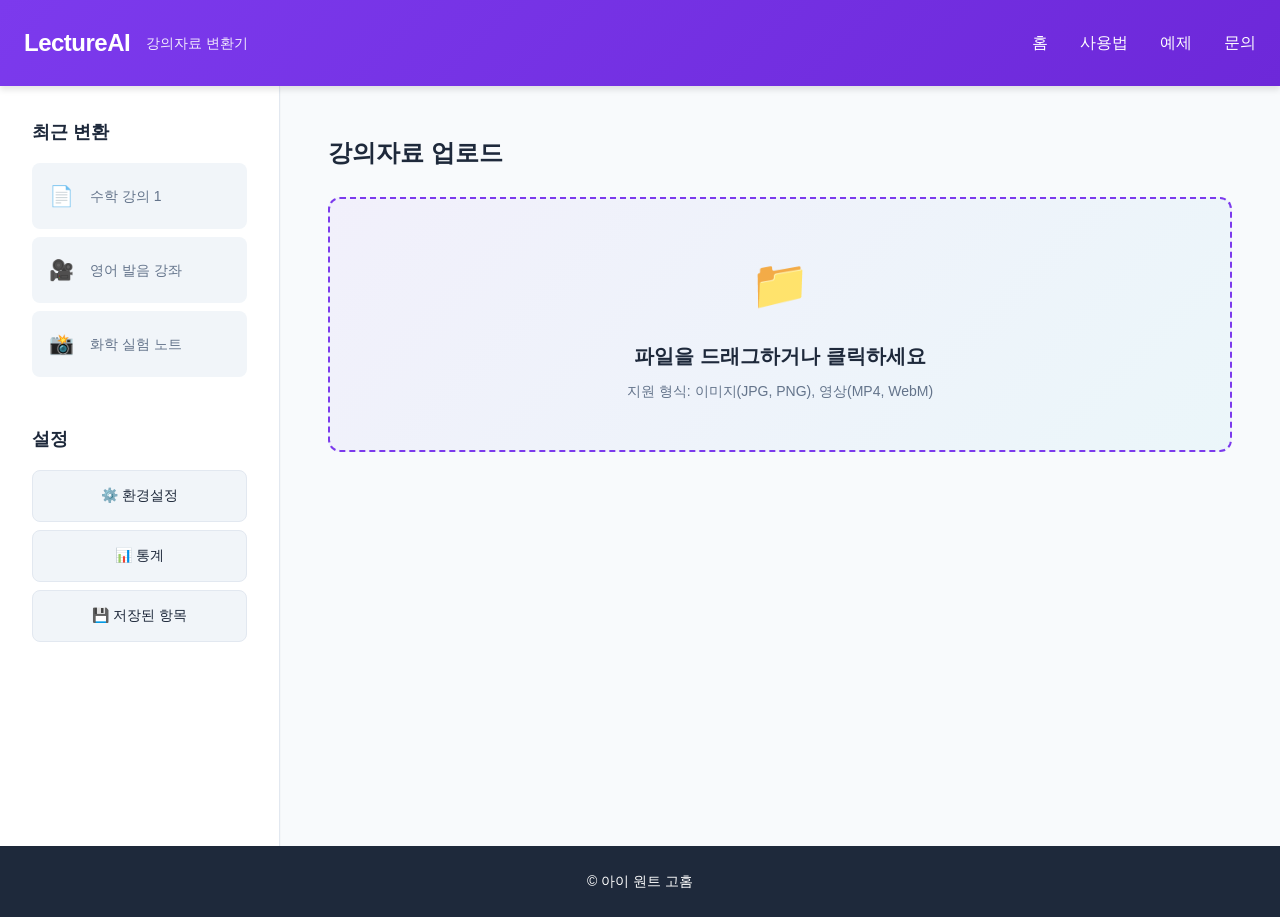
<file: index.html>
<!DOCTYPE html>
<html lang="ko">
<head>
    <meta charset="UTF-8">
    <meta name="viewport" content="width=device-width, initial-scale=1.0">
    <title>LectureAI - 강의자료 변환기</title>
    <link rel="stylesheet" href="css/style.css">
</head>
<body>
    <header class="header">
        <div class="header-container">
            <div class="logo">
                <h1>LectureAI</h1>
                <p class="tagline">강의자료 변환기</p>
            </div>
            <nav class="nav">
                <a href="#" class="nav-link">홈</a>
                <a href="#" class="nav-link">사용법</a>
                <a href="#" class="nav-link">예제</a>
                <a href="#" class="nav-link">문의</a>
            </nav>
        </div>
    </header>

    <main class="main-container">
        <aside class="sidebar">
            <div class="sidebar-section">
                <h3>최근 변환</h3>
                <div class="recent-list">
                    <div class="recent-item">
                        <span class="file-icon">📄</span>
                        <span class="file-name">수학 강의 1</span>
                    </div>
                    <div class="recent-item">
                        <span class="file-icon">🎥</span>
                        <span class="file-name">영어 발음 강좌</span>
                    </div>
                    <div class="recent-item">
                        <span class="file-icon">📸</span>
                        <span class="file-name">화학 실험 노트</span>
                    </div>
                </div>
            </div>

            <div class="sidebar-section">
                <h3>설정</h3>
                <div class="settings-list">
                    <button class="settings-btn">⚙️ 환경설정</button>
                    <button class="settings-btn">📊 통계</button>
                    <button class="settings-btn">💾 저장된 항목</button>
                </div>
            </div>
        </aside>

        <section class="content">
            <div class="upload-section">
                <h2>강의자료 업로드</h2>
                <div class="upload-area">
                    <div class="upload-icon">📁</div>
                    <h3>파일을 드래그하거나 클릭하세요</h3>
                    <p>지원 형식: 이미지(JPG, PNG), 영상(MP4, WebM)</p>
                </div>
            </div>

            <div class="processing-section" style="display: none;">
                <h2>처리 중...</h2>
                <div class="progress-bar">
                    <div class="progress-fill"></div>
                </div>
                <p class="progress-text">파일 분석 중: 0%</p>
            </div>

            <div class="result-section" style="display: none;">
                <div class="result-header">
                    <h2>변환 결과</h2>
                    <div class="result-actions">
                        <button class="btn btn-secondary">📋 복사</button>
                        <button class="btn btn-secondary">⬇️ 다운로드</button>
                        <button class="btn btn-secondary">🔄 새로 변환</button>
                    </div>
                </div>

                <div class="result-content">
                    <div class="result-tabs">
                        <button class="tab-btn active">📝 텍스트</button>
                        <button class="tab-btn">📋 요약</button>
                        <button class="tab-btn">🏷️ 키워드</button>
                    </div>

                    <div class="tab-content active">
                        <div class="text-output">
                            <p>변환된 텍스트가 여기 표시됩니다.</p>
                        </div>
                    </div>

                    <div class="tab-content" style="display: none;">
                        <div class="summary-output">
                            <p>요약이 여기 표시됩니다.</p>
                        </div>
                    </div>

                    <div class="tab-content" style="display: none;">
                        <div class="keywords-output">
                            <span class="keyword-badge">키워드 1</span>
                            <span class="keyword-badge">키워드 2</span>
                        </div>
                    </div>
                </div>
            </div>
        </section>
    </main>

    <footer class="footer">
        <p>&copy; 아이 원트 고홈</p>
    </footer>
</body>
</html>
</file>
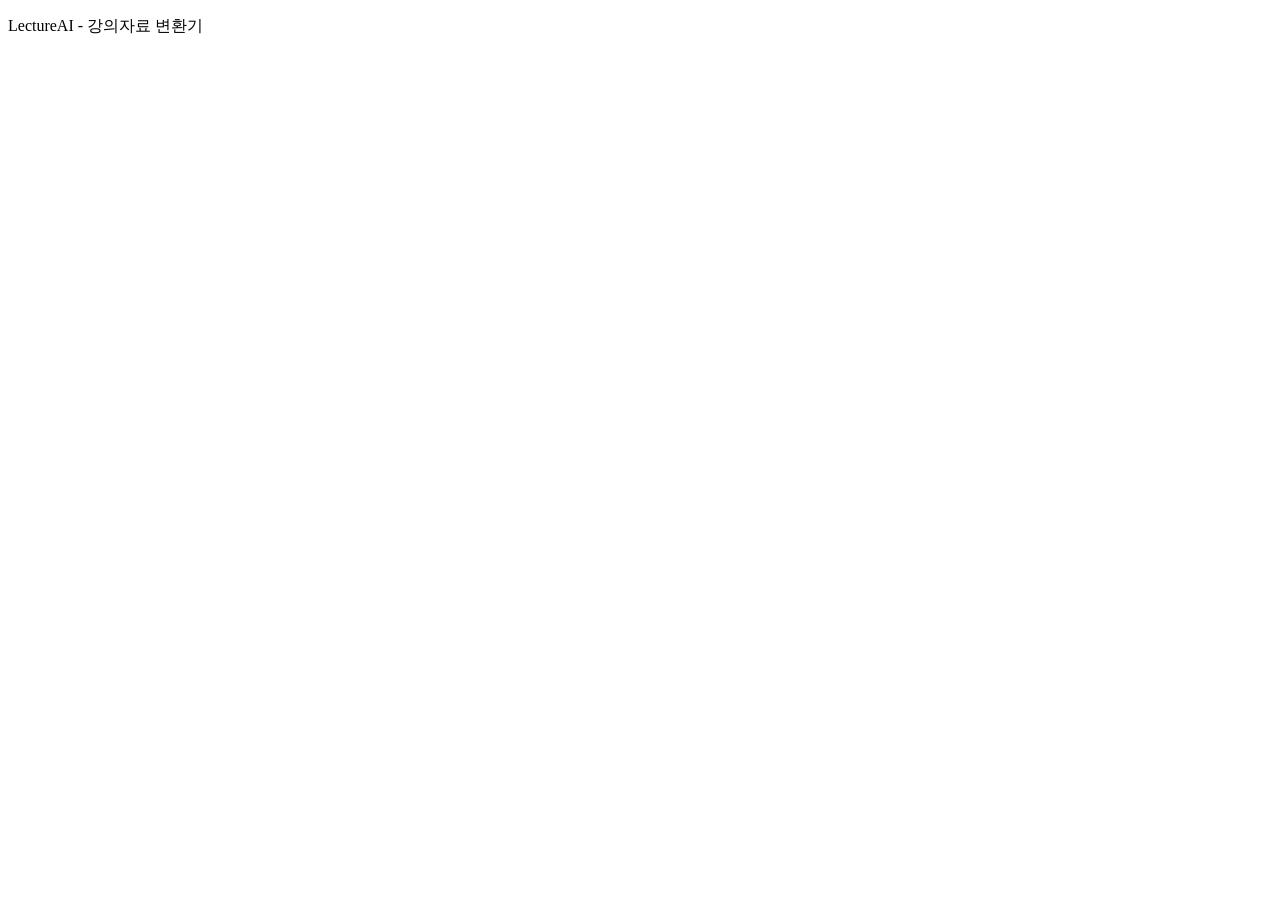
<file: aaaa.html>
<!DOCTYPE html>
<html lang="en">
<head>
    <meta charset="UTF-8">
    <meta name="viewport" content="width=device-width, initial-scale=1.0">
    <title>Document</title>
</head>
<body>
    <p>LectureAI - 강의자료 변환기</p>
</body>
</html>
</file>
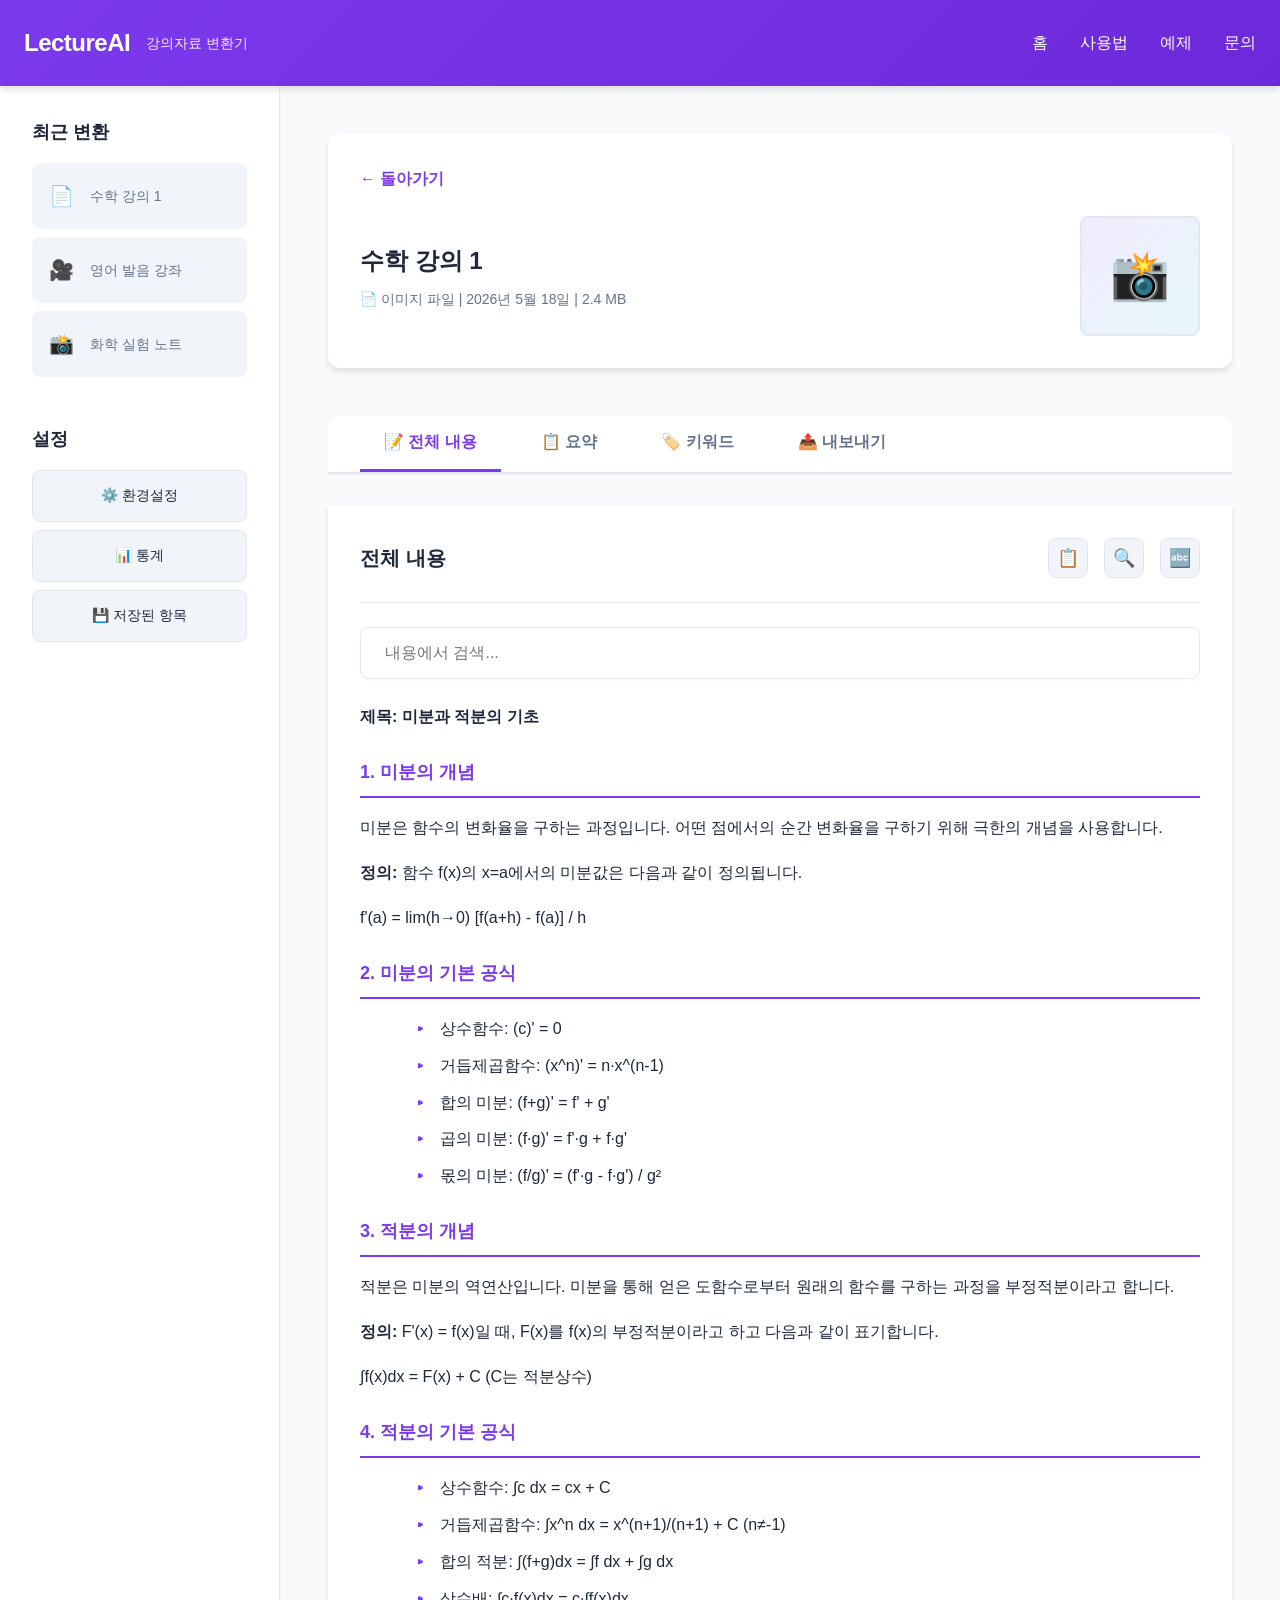
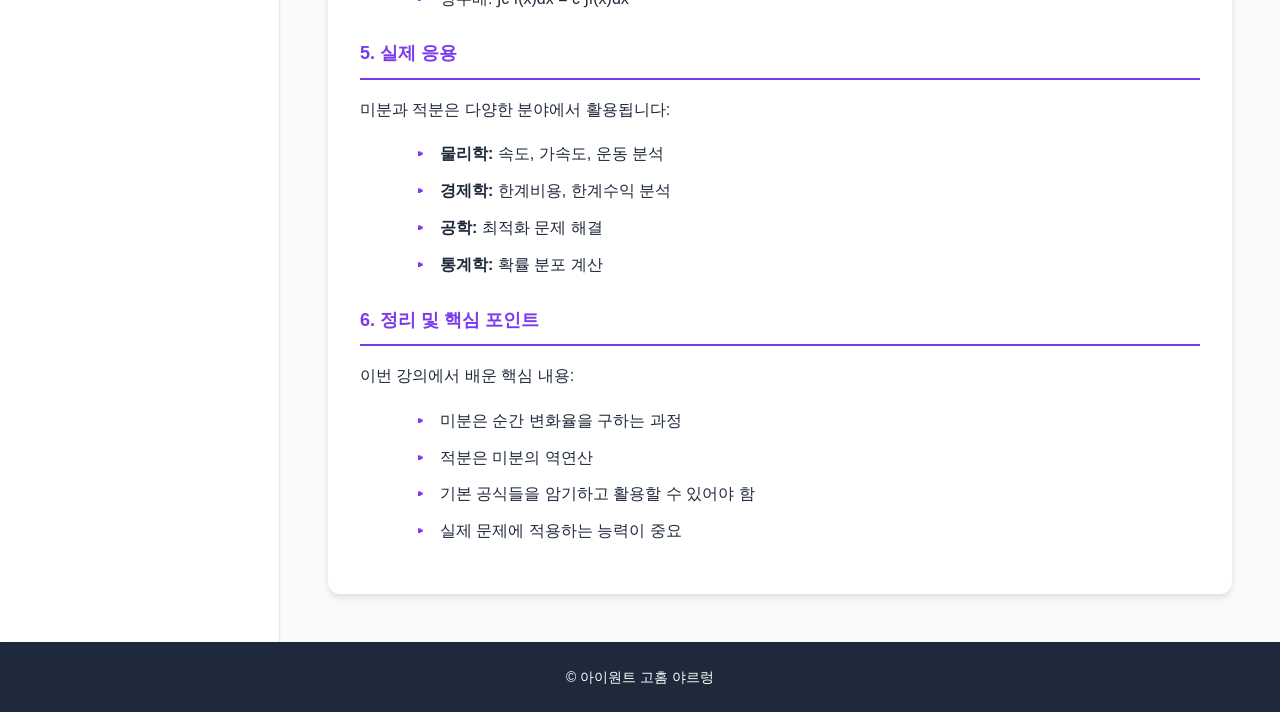
<file: detail.html>
<!DOCTYPE html>
<html lang="ko">
<head>
    <meta charset="UTF-8">
    <meta name="viewport" content="width=device-width, initial-scale=1.0">
    <title>결과 상세 - LectureAI</title>
    <link rel="stylesheet" href="css/style.css">
    <link rel="stylesheet" href="css/detail.css">
</head>
<body>
    <header class="header">
        <div class="header-container">
            <div class="logo">
                <h1>LectureAI</h1>
                <p class="tagline">강의자료 변환기</p>
            </div>
            <nav class="nav">
                <a href="index.html" class="nav-link">홈</a>
                <a href="#" class="nav-link">사용법</a>
                <a href="#" class="nav-link">예제</a>
                <a href="#" class="nav-link">문의</a>
            </nav>
        </div>
    </header>

    <main class="main-container detail-layout">
        <aside class="sidebar">
            <div class="sidebar-section">
                <h3>최근 변환</h3>
                <div class="recent-list">
                    <div class="recent-item active">
                        <span class="file-icon">📄</span>
                        <span class="file-name">수학 강의 1</span>
                    </div>
                    <div class="recent-item">
                        <span class="file-icon">🎥</span>
                        <span class="file-name">영어 발음 강좌</span>
                    </div>
                    <div class="recent-item">
                        <span class="file-icon">📸</span>
                        <span class="file-name">화학 실험 노트</span>
                    </div>
                </div>
            </div>

            <div class="sidebar-section">
                <h3>설정</h3>
                <div class="settings-list">
                    <button class="settings-btn">⚙️ 환경설정</button>
                    <button class="settings-btn">📊 통계</button>
                    <button class="settings-btn">💾 저장된 항목</button>
                </div>
            </div>
        </aside>

        <section class="content detail-content">
            <div class="detail-header">
                <div class="back-button">
                    <a href="index.html">← 돌아가기</a>
                </div>
                <div class="file-info">
                    <div class="file-info-left">
                        <h1>수학 강의 1</h1>
                        <p class="file-meta">📄 이미지 파일 | 2026년 5월 18일 | 2.4 MB</p>
                    </div>
                    <div class="file-info-right">
                        <div class="file-preview">
                            <div class="preview-placeholder">📸</div>
                        </div>
                    </div>
                </div>
            </div>

            <div class="detail-tabs">
                <button class="detail-tab-btn active">📝 전체 내용</button>
                <button class="detail-tab-btn">📋 요약</button>
                <button class="detail-tab-btn">🏷️ 키워드</button>
                <button class="detail-tab-btn">📤 내보내기</button>
            </div>

            <div class="detail-tab-content active">
                <div class="content-section">
                    <div class="content-header">
                        <h2>전체 내용</h2>
                        <div class="content-actions">
                            <button class="icon-btn">📋</button>
                            <button class="icon-btn">🔍</button>
                            <button class="icon-btn">🔤</button>
                        </div>
                    </div>

                    <div class="search-box">
                        <input type="text" placeholder="내용에서 검색...">
                        <span class="search-count"></span>
                    </div>

                    <div class="text-content">
                        <p><strong>제목: 미분과 적분의 기초</strong></p>
                        
                        <h3>1. 미분의 개념</h3>
                        <p>미분은 함수의 변화율을 구하는 과정입니다. 어떤 점에서의 순간 변화율을 구하기 위해 극한의 개념을 사용합니다.</p>
                        <p><strong>정의:</strong> 함수 f(x)의 x=a에서의 미분값은 다음과 같이 정의됩니다.</p>
                        <p>f'(a) = lim(h→0) [f(a+h) - f(a)] / h</p>

                        <h3>2. 미분의 기본 공식</h3>
                        <ul class="formula-list">
                            <li>상수함수: (c)' = 0</li>
                            <li>거듭제곱함수: (x^n)' = n·x^(n-1)</li>
                            <li>합의 미분: (f+g)' = f' + g'</li>
                            <li>곱의 미분: (f·g)' = f'·g + f·g'</li>
                            <li>몫의 미분: (f/g)' = (f'·g - f·g') / g²</li>
                        </ul>

                        <h3>3. 적분의 개념</h3>
                        <p>적분은 미분의 역연산입니다. 미분을 통해 얻은 도함수로부터 원래의 함수를 구하는 과정을 부정적분이라고 합니다.</p>
                        <p><strong>정의:</strong> F'(x) = f(x)일 때, F(x)를 f(x)의 부정적분이라고 하고 다음과 같이 표기합니다.</p>
                        <p>∫f(x)dx = F(x) + C (C는 적분상수)</p>

                        <h3>4. 적분의 기본 공식</h3>
                        <ul class="formula-list">
                            <li>상수함수: ∫c dx = cx + C</li>
                            <li>거듭제곱함수: ∫x^n dx = x^(n+1)/(n+1) + C (n≠-1)</li>
                            <li>합의 적분: ∫(f+g)dx = ∫f dx + ∫g dx</li>
                            <li>상수배: ∫c·f(x)dx = c·∫f(x)dx</li>
                        </ul>

                        <h3>5. 실제 응용</h3>
                        <p>미분과 적분은 다양한 분야에서 활용됩니다:</p>
                        <ul class="application-list">
                            <li><strong>물리학:</strong> 속도, 가속도, 운동 분석</li>
                            <li><strong>경제학:</strong> 한계비용, 한계수익 분석</li>
                            <li><strong>공학:</strong> 최적화 문제 해결</li>
                            <li><strong>통계학:</strong> 확률 분포 계산</li>
                        </ul>

                        <h3>6. 정리 및 핵심 포인트</h3>
                        <p>이번 강의에서 배운 핵심 내용:</p>
                        <ul class="key-points">
                            <li>미분은 순간 변화율을 구하는 과정</li>
                            <li>적분은 미분의 역연산</li>
                            <li>기본 공식들을 암기하고 활용할 수 있어야 함</li>
                            <li>실제 문제에 적용하는 능력이 중요</li>
                        </ul>
                    </div>
                </div>
            </div>

            <div class="detail-tab-content" style="display: none;">
                <div class="summary-section">
                    <h2>강의 요약</h2>
                    <div class="summary-box">
                        <p>이 강의는 미분과 적분의 기초 개념을 다룹니다. 먼저 미분의 정의와 기본 공식들을 학습하고, 이를 통해 적분의 개념을 이해합니다. 미분은 함수의 순간 변화율을 구하는 과정이며, 적분은 이의 역연산입니다.</p>
                        
                        <p>주요 학습 내용으로는 기본 미분 공식(상수, 거듭제곱, 합, 곱, 몫의 미분)과 적분 공식들이 있습니다. 마지막으로 물리학, 경제학, 공학, 통계학 등 다양한 분야에서의 실제 응용 사례를 살펴봅니다.</p>

                        <p>학생들은 이 강의를 통해 미분과 적분의 기본 개념을 이해하고, 주요 공식들을 암기하며, 실제 문제에 적용하는 능력을 기를 수 있습니다.</p>
                    </div>

                    <h3>주요 섹션</h3>
                    <div class="section-list">
                        <div class="section-item">
                            <span class="section-number">1</span>
                            <div class="section-text">
                                <h4>미분의 개념</h4>
                                <p>함수의 순간 변화율과 극한의 개념</p>
                            </div>
                        </div>
                        <div class="section-item">
                            <span class="section-number">2</span>
                            <div class="section-text">
                                <h4>미분의 기본 공식</h4>
                                <p>상수, 거듭제곱, 합, 곱, 몫의 미분</p>
                            </div>
                        </div>
                        <div class="section-item">
                            <span class="section-number">3</span>
                            <div class="section-text">
                                <h4>적분의 개념</h4>
                                <p>미분의 역연산으로서의 적분</p>
                            </div>
                        </div>
                        <div class="section-item">
                            <span class="section-number">4</span>
                            <div class="section-text">
                                <h4>적분의 기본 공식</h4>
                                <p>부정적분의 주요 공식들</p>
                            </div>
                        </div>
                        <div class="section-item">
                            <span class="section-number">5</span>
                            <div class="section-text">
                                <h4>실제 응용</h4>
                                <p>다양한 분야에서의 활용 사례</p>
                            </div>
                        </div>
                    </div>
                </div>
            </div>

            <div class="detail-tab-content" style="display: none;">
                <div class="keywords-section">
                    <h2>주요 키워드 및 개념</h2>
                    
                    <div class="keyword-category">
                        <h3>📌 핵심 개념</h3>
                        <div class="keyword-grid">
                            <div class="keyword-card">
                                <span class="keyword-badge primary">미분</span>
                                <p>함수의 순간 변화율</p>
                            </div>
                            <div class="keyword-card">
                                <span class="keyword-badge primary">적분</span>
                                <p>미분의 역연산</p>
                            </div>
                            <div class="keyword-card">
                                <span class="keyword-badge primary">극한</span>
                                <p>무한에 가까워지는 값</p>
                            </div>
                            <div class="keyword-card">
                                <span class="keyword-badge primary">도함수</span>
                                <p>미분으로 얻은 함수</p>
                            </div>
                        </div>
                    </div>

                    <div class="keyword-category">
                        <h3>📐 주요 공식</h3>
                        <div class="keyword-grid">
                            <div class="keyword-card">
                                <span class="keyword-badge secondary">거듭제곱 미분</span>
                                <p>(x^n)' = n·x^(n-1)</p>
                            </div>
                            <div class="keyword-card">
                                <span class="keyword-badge secondary">곱의 미분</span>
                                <p>(f·g)' = f'·g + f·g'</p>
                            </div>
                            <div class="keyword-card">
                                <span class="keyword-badge secondary">부정적분</span>
                                <p>∫f(x)dx = F(x) + C</p>
                            </div>
                            <div class="keyword-card">
                                <span class="keyword-badge secondary">거듭제곱 적분</span>
                                <p>∫x^n dx = x^(n+1)/(n+1) + C</p>
                            </div>
                        </div>
                    </div>

                    <div class="keyword-category">
                        <h3>🎯 응용 분야</h3>
                        <div class="keyword-grid">
                            <div class="keyword-card">
                                <span class="keyword-badge accent">물리학</span>
                                <p>속도, 가속도 분석</p>
                            </div>
                            <div class="keyword-card">
                                <span class="keyword-badge accent">경제학</span>
                                <p>한계비용, 수익 분석</p>
                            </div>
                            <div class="keyword-card">
                                <span class="keyword-badge accent">공학</span>
                                <p>최적화 문제</p>
                            </div>
                            <div class="keyword-card">
                                <span class="keyword-badge accent">통계학</span>
                                <p>확률 분포</p>
                            </div>
                        </div>
                    </div>
                </div>
            </div>

            <div class="detail-tab-content" style="display: none;">
                <div class="export-section">
                    <h2>결과 내보내기</h2>
                    
                    <div class="export-options">
                        <div class="export-card">
                            <div class="export-icon">📄</div>
                            <h3>텍스트 파일</h3>
                            <p>전체 내용을 TXT 파일로 다운로드</p>
                            <button class="btn btn-primary">TXT 다운로드</button>
                        </div>

                        <div class="export-card">
                            <div class="export-icon">📝</div>
                            <h3>마크다운</h3>
                            <p>마크다운 형식으로 구조화된 내용</p>
                            <button class="btn btn-primary">MD 다운로드</button>
                        </div>

                        <div class="export-card">
                            <div class="export-icon">📊</div>
                            <h3>PDF</h3>
                            <p>인쇄 가능한 PDF 형식</p>
                            <button class="btn btn-primary">PDF 다운로드</button>
                        </div>

                        <div class="export-card">
                            <div class="export-icon">📋</div>
                            <h3>클립보드</h3>
                            <p>전체 내용을 클립보드에 복사</p>
                            <button class="btn btn-secondary">복사</button>
                        </div>

                        <div class="export-card">
                            <div class="export-icon">🔗</div>
                            <h3>공유 링크</h3>
                            <p>이 결과를 다른 사람과 공유</p>
                            <button class="btn btn-secondary">공유 링크 생성</button>
                        </div>

                        <div class="export-card">
                            <div class="export-icon">💾</div>
                            <h3>저장</h3>
                            <p>내 라이브러리에 저장</p>
                            <button class="btn btn-secondary">저장</button>
                        </div>
                    </div>
                </div>
            </div>
        </section>
    </main>

    <footer class="footer">
        <p>&copy; 아이원트 고홈 야르렁</p>
    </footer>
</body>
</html>
</file>
<file: css/style.css>
/* ===== 전역 스타일 ===== */
* {
    margin: 0;
    padding: 0;
    box-sizing: border-box;
}

:root {
    /* 색상 팔레트 */
    --primary: #7C3AED;
    --primary-dark: #6D28D9;
    --primary-light: #A78BFA;
    --secondary: #F59E0B;
    --accent: #06B6D4;
    --bg-primary: #F8FAFC;
    --bg-secondary: #F1F5F9;
    --bg-tertiary: #E2E8F0;
    --text-primary: #1E293B;
    --text-secondary: #64748B;
    --text-light: #94A3B8;
    --border-color: #E2E8F0;
    --success: #10B981;
    --error: #EF4444;
    
    /* 타이포그래피 */
    --font-family: 'Pretendard', -apple-system, BlinkMacSystemFont, 'Segoe UI', sans-serif;
    --font-size-xs: 0.75rem;
    --font-size-sm: 0.875rem;
    --font-size-base: 1rem;
    --font-size-lg: 1.125rem;
    --font-size-xl: 1.25rem;
    --font-size-2xl: 1.5rem;
    --font-size-3xl: 2rem;
    
    /* 간격 */
    --spacing-xs: 0.25rem;
    --spacing-sm: 0.5rem;
    --spacing-md: 1rem;
    --spacing-lg: 1.5rem;
    --spacing-xl: 2rem;
    --spacing-2xl: 3rem;
    
    /* 그림자 */
    --shadow-sm: 0 1px 2px rgba(0, 0, 0, 0.05);
    --shadow-md: 0 4px 6px rgba(0, 0, 0, 0.1);
    --shadow-lg: 0 10px 15px rgba(0, 0, 0, 0.1);
    --shadow-xl: 0 20px 25px rgba(0, 0, 0, 0.15);
    
    /* 전환 */
    --transition: all 0.3s cubic-bezier(0.23, 1, 0.32, 1);
}

html {
    scroll-behavior: smooth;
}

body {
    font-family: var(--font-family);
    background-color: var(--bg-primary);
    color: var(--text-primary);
    line-height: 1.6;
}

/* ===== 헤더 ===== */
.header {
    background: linear-gradient(135deg, var(--primary) 0%, var(--primary-dark) 100%);
    color: white;
    padding: var(--spacing-lg) 0;
    box-shadow: var(--shadow-md);
    position: sticky;
    top: 0;
    z-index: 100;
}

.header-container {
    max-width: 1400px;
    margin: 0 auto;
    padding: 0 var(--spacing-lg);
    display: flex;
    justify-content: space-between;
    align-items: center;
}

.logo {
    display: flex;
    align-items: center;
    gap: var(--spacing-md);
}

.logo h1 {
    font-size: var(--font-size-2xl);
    font-weight: 700;
    letter-spacing: -0.5px;
}

.tagline {
    font-size: var(--font-size-sm);
    opacity: 0.9;
    font-weight: 400;
}

.nav {
    display: flex;
    gap: var(--spacing-xl);
}

.nav-link {
    color: white;
    text-decoration: none;
    font-size: var(--font-size-base);
    font-weight: 500;
    transition: var(--transition);
    position: relative;
}

.nav-link::after {
    content: '';
    position: absolute;
    bottom: -4px;
    left: 0;
    width: 0;
    height: 2px;
    background: var(--secondary);
    transition: width 0.3s ease;
}

.nav-link:hover::after {
    width: 100%;
}

/* ===== 메인 컨테이너 ===== */
.main-container {
    display: flex;
    max-width: 1400px;
    margin: 0 auto;
    min-height: calc(100vh - 140px);
}

/* ===== 사이드바 ===== */
.sidebar {
    width: 280px;
    background: white;
    border-right: 1px solid var(--border-color);
    padding: var(--spacing-xl);
    overflow-y: auto;
    box-shadow: var(--shadow-sm);
}

.sidebar-section {
    margin-bottom: var(--spacing-2xl);
}

.sidebar-section h3 {
    font-size: var(--font-size-lg);
    font-weight: 600;
    margin-bottom: var(--spacing-md);
    color: var(--text-primary);
}

.recent-list,
.settings-list {
    display: flex;
    flex-direction: column;
    gap: var(--spacing-sm);
}

.recent-item {
    display: flex;
    align-items: center;
    gap: var(--spacing-md);
    padding: var(--spacing-md);
    background: var(--bg-secondary);
    border-radius: 8px;
    cursor: pointer;
    transition: var(--transition);
    border: 1px solid transparent;
}

.recent-item:hover {
    background: var(--bg-tertiary);
    border-color: var(--primary);
    transform: translateX(4px);
}

.file-icon {
    font-size: var(--font-size-xl);
}

.file-name {
    font-size: var(--font-size-sm);
    color: var(--text-secondary);
    overflow: hidden;
    text-overflow: ellipsis;
    white-space: nowrap;
}

.settings-btn {
    padding: var(--spacing-md);
    background: var(--bg-secondary);
    border: 1px solid var(--border-color);
    border-radius: 8px;
    cursor: pointer;
    font-size: var(--font-size-sm);
    font-weight: 500;
    color: var(--text-primary);
    transition: var(--transition);
}

.settings-btn:hover {
    background: var(--primary);
    color: white;
    border-color: var(--primary);
    transform: translateY(-2px);
    box-shadow: var(--shadow-md);
}

/* ===== 메인 콘텐츠 ===== */
.content {
    flex: 1;
    padding: var(--spacing-2xl);
    overflow-y: auto;
}

/* ===== 업로드 섹션 ===== */
.upload-section {
    margin-bottom: var(--spacing-2xl);
}

.upload-section h2 {
    font-size: var(--font-size-2xl);
    font-weight: 700;
    margin-bottom: var(--spacing-lg);
    color: var(--text-primary);
}

.upload-area {
    border: 2px dashed var(--primary);
    border-radius: 12px;
    padding: var(--spacing-2xl);
    text-align: center;
    cursor: pointer;
    transition: var(--transition);
    background: linear-gradient(135deg, rgba(124, 58, 237, 0.05) 0%, rgba(6, 182, 212, 0.05) 100%);
}

.upload-area:hover {
    border-color: var(--accent);
    background: linear-gradient(135deg, rgba(124, 58, 237, 0.1) 0%, rgba(6, 182, 212, 0.1) 100%);
    transform: translateY(-2px);
    box-shadow: var(--shadow-md);
}

.upload-area.drag-over {
    border-color: var(--secondary);
    background: linear-gradient(135deg, rgba(245, 158, 11, 0.1) 0%, rgba(245, 158, 11, 0.05) 100%);
}

.upload-icon {
    font-size: 3rem;
    margin-bottom: var(--spacing-md);
    animation: bounce 2s infinite;
}

@keyframes bounce {
    0%, 100% {
        transform: translateY(0);
    }
    50% {
        transform: translateY(-10px);
    }
}

.upload-area h3 {
    font-size: var(--font-size-xl);
    font-weight: 600;
    margin-bottom: var(--spacing-sm);
    color: var(--text-primary);
}

.upload-area p {
    font-size: var(--font-size-sm);
    color: var(--text-secondary);
}

/* ===== 처리 상태 섹션 ===== */
.processing-section {
    background: white;
    border-radius: 12px;
    padding: var(--spacing-xl);
    box-shadow: var(--shadow-md);
    margin-bottom: var(--spacing-2xl);
}

.processing-section h2 {
    font-size: var(--font-size-xl);
    font-weight: 600;
    margin-bottom: var(--spacing-lg);
    color: var(--text-primary);
}

.progress-bar {
    width: 100%;
    height: 8px;
    background: var(--bg-tertiary);
    border-radius: 4px;
    overflow: hidden;
    margin-bottom: var(--spacing-md);
}

.progress-fill {
    height: 100%;
    background: linear-gradient(90deg, var(--primary) 0%, var(--accent) 100%);
    width: 0%;
    transition: width 0.5s ease;
    animation: shimmer 2s infinite;
}

@keyframes shimmer {
    0%, 100% {
        opacity: 1;
    }
    50% {
        opacity: 0.8;
    }
}

.progress-text {
    font-size: var(--font-size-sm);
    color: var(--text-secondary);
    text-align: center;
}

/* ===== 결과 섹션 ===== */
.result-section {
    background: white;
    border-radius: 12px;
    padding: var(--spacing-xl);
    box-shadow: var(--shadow-md);
}

.result-header {
    display: flex;
    justify-content: space-between;
    align-items: center;
    margin-bottom: var(--spacing-xl);
    padding-bottom: var(--spacing-lg);
    border-bottom: 1px solid var(--border-color);
}

.result-header h2 {
    font-size: var(--font-size-xl);
    font-weight: 600;
    color: var(--text-primary);
}

.result-actions {
    display: flex;
    gap: var(--spacing-md);
}

/* ===== 버튼 ===== */
.btn {
    padding: var(--spacing-md) var(--spacing-lg);
    border: none;
    border-radius: 8px;
    font-size: var(--font-size-sm);
    font-weight: 600;
    cursor: pointer;
    transition: var(--transition);
    display: inline-flex;
    align-items: center;
    gap: var(--spacing-sm);
}

.btn-primary {
    background: linear-gradient(135deg, var(--primary) 0%, var(--primary-dark) 100%);
    color: white;
}

.btn-primary:hover {
    transform: translateY(-2px);
    box-shadow: var(--shadow-lg);
}

.btn-primary:active {
    transform: scale(0.97);
}

.btn-secondary {
    background: var(--bg-secondary);
    color: var(--text-primary);
    border: 1px solid var(--border-color);
}

.btn-secondary:hover {
    background: var(--bg-tertiary);
    border-color: var(--primary);
    transform: translateY(-2px);
    box-shadow: var(--shadow-md);
}

/* ===== 탭 ===== */
.result-tabs {
    display: flex;
    gap: var(--spacing-md);
    margin-bottom: var(--spacing-lg);
    border-bottom: 1px solid var(--border-color);
}

.tab-btn {
    padding: var(--spacing-md) var(--spacing-lg);
    background: none;
    border: none;
    border-bottom: 3px solid transparent;
    font-size: var(--font-size-base);
    font-weight: 600;
    color: var(--text-secondary);
    cursor: pointer;
    transition: var(--transition);
}

.tab-btn.active {
    color: var(--primary);
    border-bottom-color: var(--primary);
}

.tab-btn:hover {
    color: var(--text-primary);
}

.tab-content {
    display: none;
}

.tab-content.active {
    display: block;
    animation: fadeIn 0.3s ease;
}

@keyframes fadeIn {
    from {
        opacity: 0;
        transform: translateY(10px);
    }
    to {
        opacity: 1;
        transform: translateY(0);
    }
}

/* ===== 텍스트 출력 ===== */
.text-output,
.summary-output,
.keywords-output {
    background: var(--bg-secondary);
    border-radius: 8px;
    padding: var(--spacing-lg);
    line-height: 1.8;
    color: var(--text-primary);
    max-height: 600px;
    overflow-y: auto;
}

.text-output p,
.summary-output p {
    margin-bottom: var(--spacing-md);
}

.keywords-output {
    display: flex;
    flex-wrap: wrap;
    gap: var(--spacing-md);
}

.keyword-badge {
    background: linear-gradient(135deg, var(--primary) 0%, var(--primary-dark) 100%);
    color: white;
    padding: var(--spacing-sm) var(--spacing-md);
    border-radius: 20px;
    font-size: var(--font-size-sm);
    font-weight: 600;
    display: inline-block;
}

/* ===== 푸터 ===== */
.footer {
    background: var(--text-primary);
    color: white;
    text-align: center;
    padding: var(--spacing-lg);
    margin-top: auto;
    font-size: var(--font-size-sm);
}

/* ===== 반응형 디자인 ===== */
@media (max-width: 768px) {
    .main-container {
        flex-direction: column;
    }

    .sidebar {
        width: 100%;
        border-right: none;
        border-bottom: 1px solid var(--border-color);
        display: flex;
        gap: var(--spacing-xl);
        overflow-x: auto;
        overflow-y: visible;
        padding: var(--spacing-lg);
    }

    .sidebar-section {
        flex-shrink: 0;
        min-width: 200px;
    }

    .content {
        padding: var(--spacing-lg);
    }

    .header-container {
        flex-direction: column;
        gap: var(--spacing-md);
        text-align: center;
    }

    .nav {
        flex-wrap: wrap;
        justify-content: center;
        gap: var(--spacing-lg);
    }

    .result-header {
        flex-direction: column;
        align-items: flex-start;
        gap: var(--spacing-md);
    }

    .result-actions {
        width: 100%;
    }

    .btn {
        flex: 1;
        justify-content: center;
    }

    .upload-area {
        padding: var(--spacing-lg);
    }

    .upload-icon {
        font-size: 2rem;
    }
}

@media (max-width: 480px) {
    :root {
        --spacing-lg: 1rem;
        --spacing-xl: 1.5rem;
        --spacing-2xl: 2rem;
    }

    .header-container {
        padding: 0 var(--spacing-md);
    }

    .logo h1 {
        font-size: var(--font-size-xl);
    }

    .nav {
        gap: var(--spacing-md);
        font-size: var(--font-size-sm);
    }

    .content {
        padding: var(--spacing-md);
    }

    .result-tabs {
        overflow-x: auto;
        gap: var(--spacing-sm);
    }

    .tab-btn {
        padding: var(--spacing-sm) var(--spacing-md);
        font-size: var(--font-size-sm);
    }
}
</file>
<file: css/detail.css>
/* ===== 상세 페이지 레이아웃 ===== */
.detail-layout {
    min-height: calc(100vh - 140px);
}

.detail-content {
    padding: var(--spacing-2xl);
}

/* ===== 상세 헤더 ===== */
.detail-header {
    margin-bottom: var(--spacing-2xl);
    background: white;
    border-radius: 12px;
    padding: var(--spacing-xl);
    box-shadow: var(--shadow-md);
}

.back-button {
    margin-bottom: var(--spacing-lg);
}

.back-button a {
    display: inline-flex;
    align-items: center;
    gap: var(--spacing-sm);
    color: var(--primary);
    text-decoration: none;
    font-weight: 600;
    transition: var(--transition);
}

.back-button a:hover {
    color: var(--primary-dark);
    transform: translateX(-4px);
}

.file-info {
    display: flex;
    justify-content: space-between;
    align-items: center;
    gap: var(--spacing-xl);
}

.file-info-left h1 {
    font-size: var(--font-size-2xl);
    font-weight: 700;
    margin-bottom: var(--spacing-sm);
    color: var(--text-primary);
}

.file-meta {
    font-size: var(--font-size-sm);
    color: var(--text-secondary);
    display: flex;
    gap: var(--spacing-lg);
}

.file-preview {
    flex-shrink: 0;
}

.preview-placeholder {
    width: 120px;
    height: 120px;
    background: linear-gradient(135deg, rgba(124, 58, 237, 0.1) 0%, rgba(6, 182, 212, 0.1) 100%);
    border: 2px solid var(--border-color);
    border-radius: 8px;
    display: flex;
    align-items: center;
    justify-content: center;
    font-size: 3rem;
}

/* ===== 상세 탭 ===== */
.detail-tabs {
    display: flex;
    gap: var(--spacing-md);
    margin-bottom: var(--spacing-xl);
    border-bottom: 2px solid var(--border-color);
    background: white;
    padding: 0 var(--spacing-xl);
    border-radius: 12px 12px 0 0;
    box-shadow: var(--shadow-sm);
}

.detail-tab-btn {
    padding: var(--spacing-md) var(--spacing-lg);
    background: none;
    border: none;
    border-bottom: 3px solid transparent;
    font-size: var(--font-size-base);
    font-weight: 600;
    color: var(--text-secondary);
    cursor: pointer;
    transition: var(--transition);
    white-space: nowrap;
}

.detail-tab-btn.active {
    color: var(--primary);
    border-bottom-color: var(--primary);
}

.detail-tab-btn:hover {
    color: var(--text-primary);
}

.detail-tab-content {
    display: none;
    background: white;
    border-radius: 0 0 12px 12px;
    padding: var(--spacing-xl);
    box-shadow: var(--shadow-md);
    animation: fadeIn 0.3s ease;
}

.detail-tab-content.active {
    display: block;
}

/* ===== 콘텐츠 섹션 ===== */
.content-section {
    max-width: 900px;
    margin: 0 auto;
}

.content-header {
    display: flex;
    justify-content: space-between;
    align-items: center;
    margin-bottom: var(--spacing-lg);
    padding-bottom: var(--spacing-lg);
    border-bottom: 1px solid var(--border-color);
}

.content-header h2 {
    font-size: var(--font-size-xl);
    font-weight: 600;
    color: var(--text-primary);
}

.content-actions {
    display: flex;
    gap: var(--spacing-md);
}

.icon-btn {
    width: 40px;
    height: 40px;
    border: 1px solid var(--border-color);
    background: var(--bg-secondary);
    border-radius: 8px;
    cursor: pointer;
    font-size: var(--font-size-lg);
    transition: var(--transition);
    display: flex;
    align-items: center;
    justify-content: center;
}

.icon-btn:hover {
    background: var(--primary);
    border-color: var(--primary);
    color: white;
    transform: translateY(-2px);
}

/* ===== 검색 박스 ===== */
.search-box {
    position: relative;
    margin-bottom: var(--spacing-lg);
}

.search-box input {
    width: 100%;
    padding: var(--spacing-md) var(--spacing-lg);
    border: 1px solid var(--border-color);
    border-radius: 8px;
    font-size: var(--font-size-base);
    transition: var(--transition);
}

.search-box input:focus {
    outline: none;
    border-color: var(--primary);
    box-shadow: 0 0 0 3px rgba(124, 58, 237, 0.1);
}

.search-count {
    position: absolute;
    right: var(--spacing-lg);
    top: 50%;
    transform: translateY(-50%);
    font-size: var(--font-size-sm);
    color: var(--text-secondary);
}

/* ===== 텍스트 콘텐츠 ===== */
.text-content {
    line-height: 1.8;
    color: var(--text-primary);
}

.text-content p {
    margin-bottom: var(--spacing-md);
    font-size: var(--font-size-base);
}

.text-content h3 {
    font-size: var(--font-size-lg);
    font-weight: 700;
    margin-top: var(--spacing-lg);
    margin-bottom: var(--spacing-md);
    color: var(--primary);
    padding-bottom: var(--spacing-sm);
    border-bottom: 2px solid var(--primary);
}

.text-content strong {
    color: var(--text-primary);
    font-weight: 700;
}

.formula-list,
.application-list,
.key-points {
    margin: var(--spacing-md) 0 var(--spacing-md) var(--spacing-xl);
    padding-left: var(--spacing-lg);
}

.formula-list li,
.application-list li,
.key-points li {
    margin-bottom: var(--spacing-sm);
    list-style: none;
    position: relative;
    padding-left: var(--spacing-lg);
}

.formula-list li::before,
.application-list li::before,
.key-points li::before {
    content: '▸';
    position: absolute;
    left: 0;
    color: var(--primary);
    font-weight: bold;
}

/* ===== 요약 섹션 ===== */
.summary-section {
    max-width: 900px;
    margin: 0 auto;
}

.summary-section h2 {
    font-size: var(--font-size-xl);
    font-weight: 600;
    margin-bottom: var(--spacing-lg);
    color: var(--text-primary);
}

.summary-box {
    background: linear-gradient(135deg, rgba(124, 58, 237, 0.05) 0%, rgba(6, 182, 212, 0.05) 100%);
    border-left: 4px solid var(--primary);
    padding: var(--spacing-lg);
    border-radius: 8px;
    margin-bottom: var(--spacing-xl);
}

.summary-box p {
    margin-bottom: var(--spacing-md);
    line-height: 1.8;
    color: var(--text-primary);
}

.summary-box p:last-child {
    margin-bottom: 0;
}

.summary-section h3 {
    font-size: var(--font-size-lg);
    font-weight: 600;
    margin-top: var(--spacing-lg);
    margin-bottom: var(--spacing-md);
    color: var(--text-primary);
}

.section-list {
    display: flex;
    flex-direction: column;
    gap: var(--spacing-md);
}

.section-item {
    display: flex;
    gap: var(--spacing-lg);
    padding: var(--spacing-lg);
    background: var(--bg-secondary);
    border-radius: 8px;
    border-left: 4px solid var(--primary);
    transition: var(--transition);
}

.section-item:hover {
    background: var(--bg-tertiary);
    transform: translateX(4px);
}

.section-number {
    display: flex;
    align-items: center;
    justify-content: center;
    width: 40px;
    height: 40px;
    background: linear-gradient(135deg, var(--primary) 0%, var(--primary-dark) 100%);
    color: white;
    border-radius: 50%;
    font-weight: 700;
    flex-shrink: 0;
}

.section-text h4 {
    font-size: var(--font-size-base);
    font-weight: 600;
    margin-bottom: var(--spacing-sm);
    color: var(--text-primary);
}

.section-text p {
    font-size: var(--font-size-sm);
    color: var(--text-secondary);
    margin: 0;
}

/* ===== 키워드 섹션 ===== */
.keywords-section {
    max-width: 1000px;
    margin: 0 auto;
}

.keywords-section h2 {
    font-size: var(--font-size-xl);
    font-weight: 600;
    margin-bottom: var(--spacing-xl);
    color: var(--text-primary);
}

.keyword-category {
    margin-bottom: var(--spacing-2xl);
}

.keyword-category h3 {
    font-size: var(--font-size-lg);
    font-weight: 600;
    margin-bottom: var(--spacing-lg);
    color: var(--text-primary);
    padding-bottom: var(--spacing-md);
    border-bottom: 2px solid var(--border-color);
}

.keyword-grid {
    display: grid;
    grid-template-columns: repeat(auto-fill, minmax(220px, 1fr));
    gap: var(--spacing-lg);
}

.keyword-card {
    background: white;
    border: 1px solid var(--border-color);
    border-radius: 8px;
    padding: var(--spacing-lg);
    transition: var(--transition);
    cursor: pointer;
}

.keyword-card:hover {
    border-color: var(--primary);
    box-shadow: var(--shadow-md);
    transform: translateY(-4px);
}

.keyword-card .keyword-badge {
    display: inline-block;
    margin-bottom: var(--spacing-md);
    padding: var(--spacing-sm) var(--spacing-md);
    border-radius: 20px;
    font-size: var(--font-size-sm);
    font-weight: 600;
    color: white;
}

.keyword-badge.primary {
    background: linear-gradient(135deg, var(--primary) 0%, var(--primary-dark) 100%);
}

.keyword-badge.secondary {
    background: linear-gradient(135deg, var(--accent) 0%, #0891B2 100%);
}

.keyword-badge.accent {
    background: linear-gradient(135deg, var(--secondary) 0%, #D97706 100%);
}

.keyword-card p {
    font-size: var(--font-size-sm);
    color: var(--text-secondary);
    margin: 0;
    line-height: 1.6;
}

/* ===== 내보내기 섹션 ===== */
.export-section {
    max-width: 1000px;
    margin: 0 auto;
}

.export-section h2 {
    font-size: var(--font-size-xl);
    font-weight: 600;
    margin-bottom: var(--spacing-xl);
    color: var(--text-primary);
}

.export-options {
    display: grid;
    grid-template-columns: repeat(auto-fit, minmax(280px, 1fr));
    gap: var(--spacing-lg);
}

.export-card {
    background: white;
    border: 1px solid var(--border-color);
    border-radius: 12px;
    padding: var(--spacing-xl);
    text-align: center;
    transition: var(--transition);
}

.export-card:hover {
    border-color: var(--primary);
    box-shadow: var(--shadow-lg);
    transform: translateY(-4px);
}

.export-icon {
    font-size: 2.5rem;
    margin-bottom: var(--spacing-md);
}

.export-card h3 {
    font-size: var(--font-size-lg);
    font-weight: 600;
    margin-bottom: var(--spacing-sm);
    color: var(--text-primary);
}

.export-card p {
    font-size: var(--font-size-sm);
    color: var(--text-secondary);
    margin-bottom: var(--spacing-lg);
}

.export-card .btn {
    width: 100%;
}

/* ===== 반응형 디자인 ===== */
@media (max-width: 768px) {
    .detail-content {
        padding: var(--spacing-lg);
    }

    .file-info {
        flex-direction: column;
        align-items: flex-start;
    }

    .preview-placeholder {
        width: 100px;
        height: 100px;
        font-size: 2rem;
    }

    .detail-tabs {
        overflow-x: auto;
        padding: 0 var(--spacing-lg);
    }

    .detail-tab-btn {
        padding: var(--spacing-md);
        font-size: var(--font-size-sm);
    }

    .content-header {
        flex-direction: column;
        align-items: flex-start;
        gap: var(--spacing-md);
    }

    .content-actions {
        width: 100%;
        justify-content: flex-start;
    }

    .keyword-grid {
        grid-template-columns: repeat(auto-fill, minmax(180px, 1fr));
    }

    .export-options {
        grid-template-columns: 1fr;
    }
}

@media (max-width: 480px) {
    .detail-header {
        padding: var(--spacing-lg);
    }

    .file-info-left h1 {
        font-size: var(--font-size-xl);
    }

    .file-meta {
        flex-direction: column;
        gap: var(--spacing-sm);
    }

    .preview-placeholder {
        width: 80px;
        height: 80px;
        font-size: 1.5rem;
    }

    .detail-tabs {
        gap: 0;
        padding: 0;
    }

    .detail-tab-btn {
        padding: var(--spacing-sm);
        font-size: var(--font-size-xs);
    }

    .keyword-grid {
        grid-template-columns: 1fr;
    }

    .text-content h3 {
        font-size: var(--font-size-base);
    }
}
</file>
